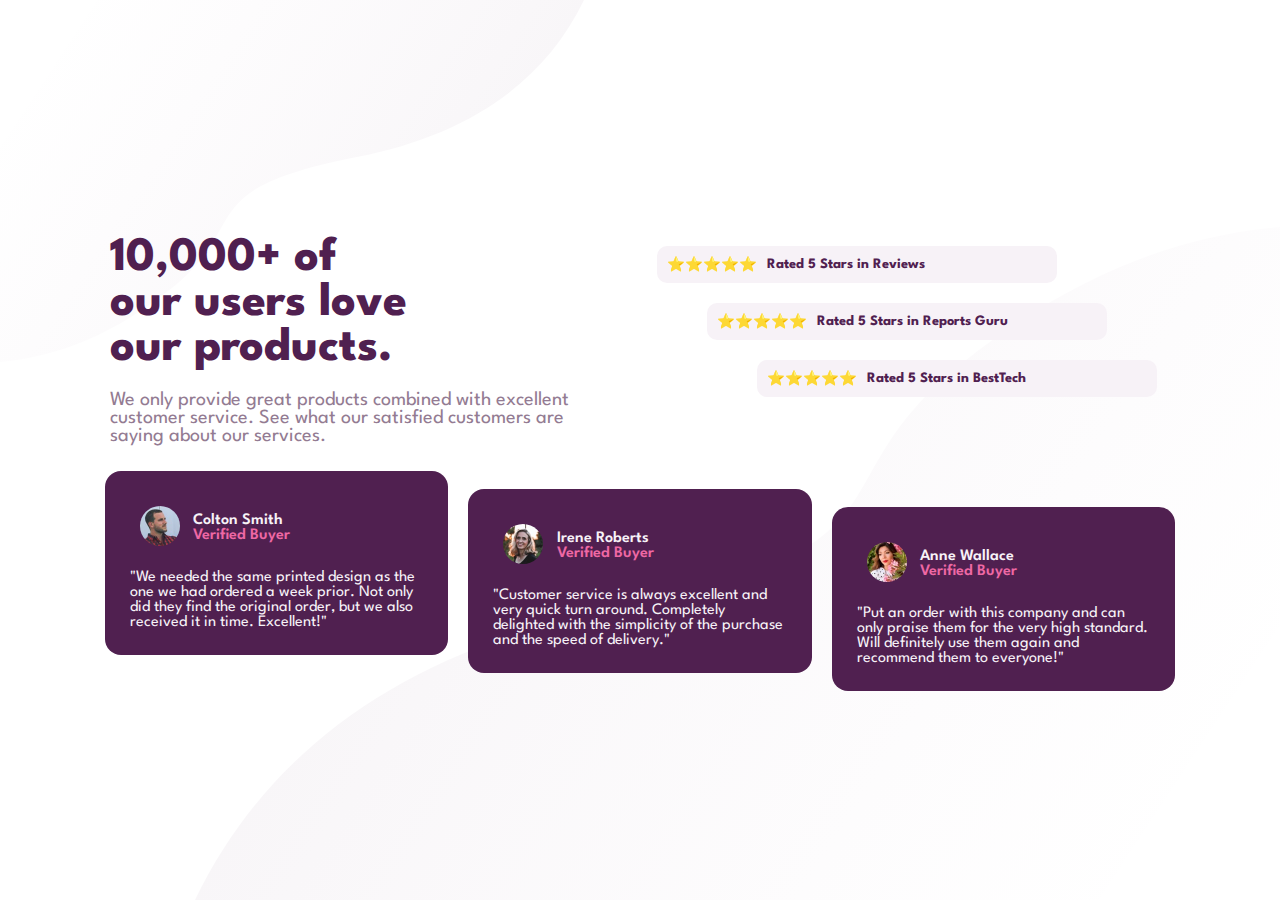
<file: index.html>
<!DOCTYPE html>
<html lang="en">

<head>
    <meta charset="UTF-8">
    <meta name="viewport" content="width=device-width, initial-scale=1.0">
    <title>Social Proof Section | Frontend Mentor</title>
    <link rel="stylesheet" href="styles.css">
    <link rel="preconnect" href="https://fonts.googleapis.com">
    <link rel="preconnect" href="https://fonts.gstatic.com" crossorigin>
    <link href="https://fonts.googleapis.com/css2?family=League+Spartan:wght@100..900&display=swap" rel="stylesheet">
</head>

<body>
    <div class="container">
        <!--Main Title-->
        <div class="section main-title" style="grid-area: box-1">
            <h1>10,000+ of our users love our products.</h1>
            <p>We only provide great products combined with excellent customer service.
                See what our satisfied customers are saying about our services.</p>
        </div>
        <!--End Main Title-->

        <!--Rated-->
        <div class="section rating" style="grid-area: box-2">
            <span class="rating-box"> Rated 5 Stars in Reviews</span>
            <span class="rating-box"> Rated 5 Stars in Reports Guru</span>
            <span class="rating-box"> Rated 5 Stars in BestTech</span>
        </div>
        <!--End Rated-->

        <!--Testimonials-->
        <div class="section cards" style="grid-area: box-3">
            <div class="card">
                <div class="review-head">
                    <div>
                        <img src="images/image-colton.jpg" alt="Colton">
                    </div>
                    <div class="designation">
                        <h3>Colton Smith</h3>
                        <h4>Verified Buyer</h4>
                    </div>
                </div>
                <div>
                    <p class="testimony">
                        "We needed the same printed design as the one we had ordered a week prior.
                        Not only did they find the original order, but we also received it in time.
                        Excellent!"
                    </p>
                </div>
            </div>

            <div class="card">
                <div>
                    <div class="review-head">
                        <div>
                            <img src="images/image-irene.jpg" alt="Irene">
                        </div>
                        <div class="designation">
                            <h3>Irene Roberts</h3>
                            <h4>Verified Buyer</h4>
                        </div>
                    </div>
                    <div>
                        <p class="testimony">
                            "Customer service is always excellent and very quick turn around. Completely
                            delighted with the simplicity of the purchase and the speed of delivery."
                        </p>
                    </div>
                </div>
            </div>

            <div class="card">
                <div>
                    <div class="review-head">
                        <div>
                            <img src="images/image-anne.jpg" alt="Colton">
                        </div>
                        <div class="designation">
                            <h3>Anne Wallace</h3>
                            <h4>Verified Buyer</h4>
                        </div>
                    </div>
                    <div>
                        <p class="testimony">
                            "Put an order with this company and can only praise them for the very high
                            standard. Will definitely use them again and recommend them to everyone!"
                        </p>
                    </div>
                </div>
            </div>
        </div>
        <!--End of Testimonials-->
    </div>
</body>

</html>
</file>
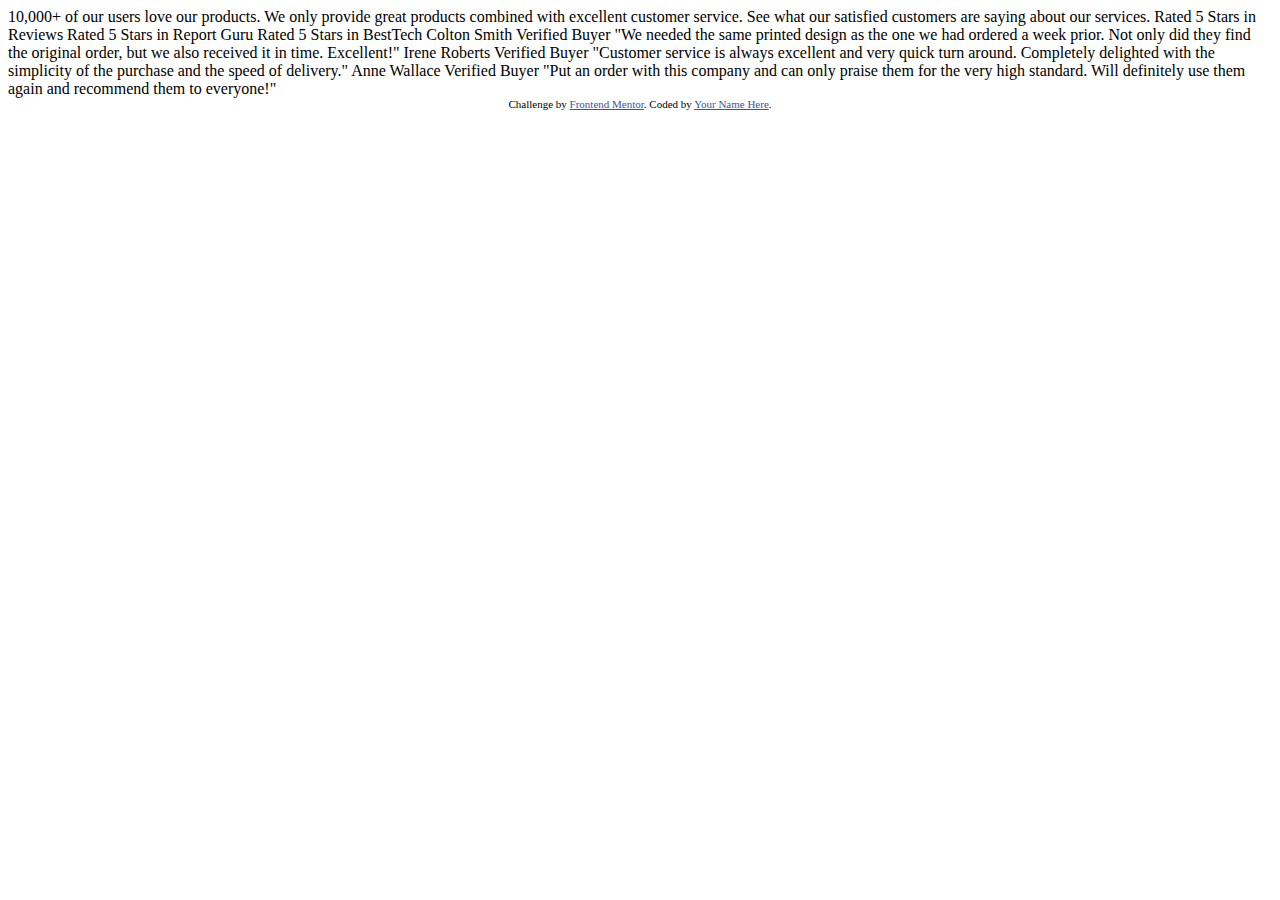
<file: index-frontend.html>
<!DOCTYPE html>
<html lang="en">
  <head>
    <meta charset="UTF-8" />
    <meta name="viewport" content="width=device-width, initial-scale=1.0" />
    <!-- displays site properly based on user's device -->

    <link
      rel="icon"
      type="image/png"
      sizes="32x32"
      href="./images/favicon-32x32.png"
    />

    <title>Frontend Mentor | Social proof section</title>

    <!-- Feel free to remove these styles or customise in your own stylesheet 👍 -->
    <style>
      .attribution {
        font-size: 11px;
        text-align: center;
      }
      .attribution a {
        color: hsl(228, 45%, 44%);
      }
    </style>
  </head>
  <body>
    10,000+ of our users love our products.

    We only provide great products combined with excellent customer service.
    See what our satisfied customers are saying about our services.
    
    Rated 5 Stars in Reviews
    Rated 5 Stars in Report Guru
    Rated 5 Stars in BestTech
    
    Colton Smith 
    Verified Buyer
    "We needed the same printed design as the one we had ordered a week prior.
    Not only did they find the original order, but we also received it in time.
    Excellent!"
    
    Irene Roberts 
    Verified Buyer
    "Customer service is always excellent and very quick turn around. Completely
    delighted with the simplicity of the purchase and the speed of delivery."
    
    Anne Wallace 
    Verified Buyer
    "Put an order with this company and can only praise them for the very high
    standard. Will definitely use them again and recommend them to everyone!"

    <div class="attribution">
      Challenge by
      <a href="https://www.frontendmentor.io?ref=challenge" target="_blank"
        >Frontend Mentor</a
      >. Coded by <a href="#">Your Name Here</a>.
    </div>
  </body>
</html>
</file>
<file: styles.css>
:root {
    /*Colors*/

    /*Primary*/

    --Very-Dark-Magenta: hsl(300, 43%, 22%);
    --Soft-Pink: hsl(333, 80%, 67%);

    /*Neutral*/

    --Dark-Grayish-Magenta: hsl(303, 10%, 53%);
    --Light-Grayish-Magenta: hsl(300, 24%, 96%);
    --White: hsl(0, 0%, 100%);
}

* {
    margin: 0;
    padding: 0;
    box-sizing: border-box;
}

body {
    font-family: 'League Spartan', sans-serif;
    display: flex;
    align-items: center;
    justify-content: center;
    padding: 5%;
    min-height: 100dvh;
    background-image: url(images/bg-pattern-top-desktop.svg), url(images/bg-pattern-bottom-desktop.svg);
    background-repeat: no-repeat, no-repeat;
    background-position: top left, bottom right;

}

.container {
    display: grid;
    grid-template-areas:
        "box-1 box-2"
        "box-3 box-3";
    grid-template-columns: 1.2fr 1fr;
    grid-template-rows: auto auto;
    gap: 1rem;
    padding: 5px;

    /*width*/
    width: 100%;
    max-width: 1100px;
}


/* main-title */

.main-title {
    display: flex;
    flex-direction: column;
    padding-left: 15px;
}

h1 {
    font-size: 3rem;
    font-weight: 750;
    color: var(--Very-Dark-Magenta);
    width: 300px;
    margin-bottom: 20px;
}

.main-title>p {
    font-size: 1.25rem;
    width: 500px;
    color: var(--Dark-Grayish-Magenta);
}


/*rated*/

.rating {
    display: flex;
    flex-direction: column;
}

.rating-box {
    display: flex;
    justify-content: left;
    align-items: center;
    border-radius: 10px;
    background-color: var(--Light-Grayish-Magenta);
    padding: 10px 10px;
    width: 100%;
    max-width: 400px;
    margin: 10px 10px;
    font-weight: 700;
    font-size: 0.9rem;
    color: var(--Very-Dark-Magenta);
}

.rating-box::before {
    content: "⭐⭐⭐⭐⭐";
    margin-right: 10px;
}

.rating-box:nth-child(1) {
    transform: translateX(-50px);
}

.rating-box:nth-child(3) {
    transform: translateX(50px);  
}

/*testimonials*/

.cards {
    display: flex;
    flex-direction: row;
    color: var(--White);
}

.card {
    display: flex;
    flex-direction: column;
    flex: 1 1 280px;
    max-width: 400px;
    align-items: left;
    justify-content: center;
    width: 350px;
    margin: 10px;
    background-color: var(--Very-Dark-Magenta);
    border-radius: 1rem;
    overflow: hidden;
    color: var(--Light-Grayish-Magenta);
    padding: 25px;
}

.card:nth-child(2) {
    transform: translateY(18px);
}

.card:nth-child(3) {
    transform: translateY(36px);
}

.card img {
    width: 40px;
    border-radius: 50%;
}

.card h4 {
    color: var(--Soft-Pink);
}

.review-head {
    display: flex;
    flex-direction: row;
    justify-content: space-between;
    flex-wrap: wrap;
    align-items: center;
    padding: 10px;
    margin-bottom: 10px;
}

.review-head :where(h3, h4) {
    width: 220px;
    font-size: 1rem;
    font-weight: 600;
}

/* responsive design */

@media (max-width: 768px) {

    body {
        background-image: url(images/bg-pattern-top-mobile.svg), url(images/bg-pattern-bottom-mobile.svg);
        background-repeat: no-repeat, no-repeat;
        background-position: top left, bottom right;
    }

    .container {
        grid-template-areas:
            "box-1"
            "box-2"
            "box-3";
        grid-template-columns: 1fr;
        grid-template-rows: auto auto auto;

        text-align: center;
    }

    .main-title {
        padding-left: 0;
        align-items: center;
    }

    h1, .main-title>p {
        width: 100%;
    }

    .rating {
        align-items: center;
    }

    .rating-box {
        justify-content: center;
        margin: 10px 0;
    }

    .rating-box:nth-child(1),
    .rating-box:nth-child(3),
    .card:nth-child(2),
    .card:nth-child(3) {
        transform: none;
    }

    .cards {
        flex-direction: column;
        align-items: center;
    }

    .card {
        width: 100%;
        margin: 10px 0;
    }
}
</file>
